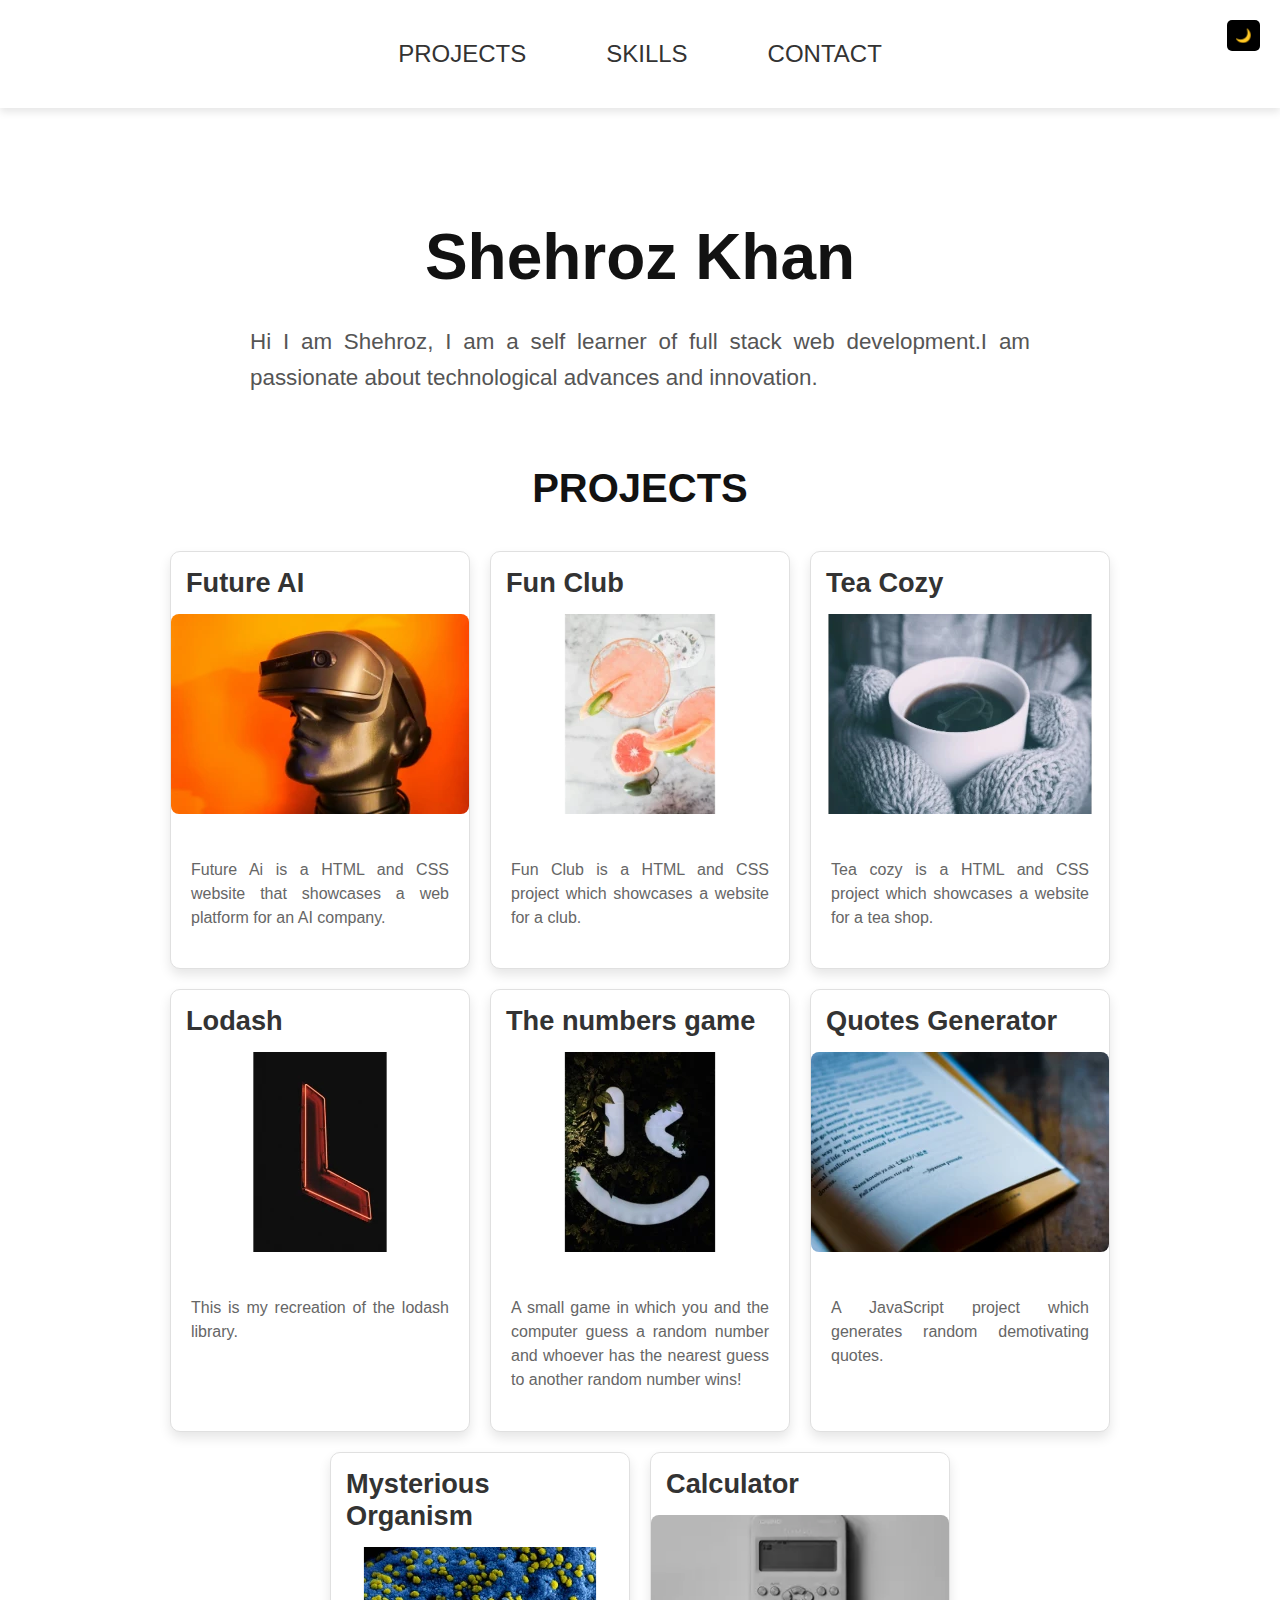
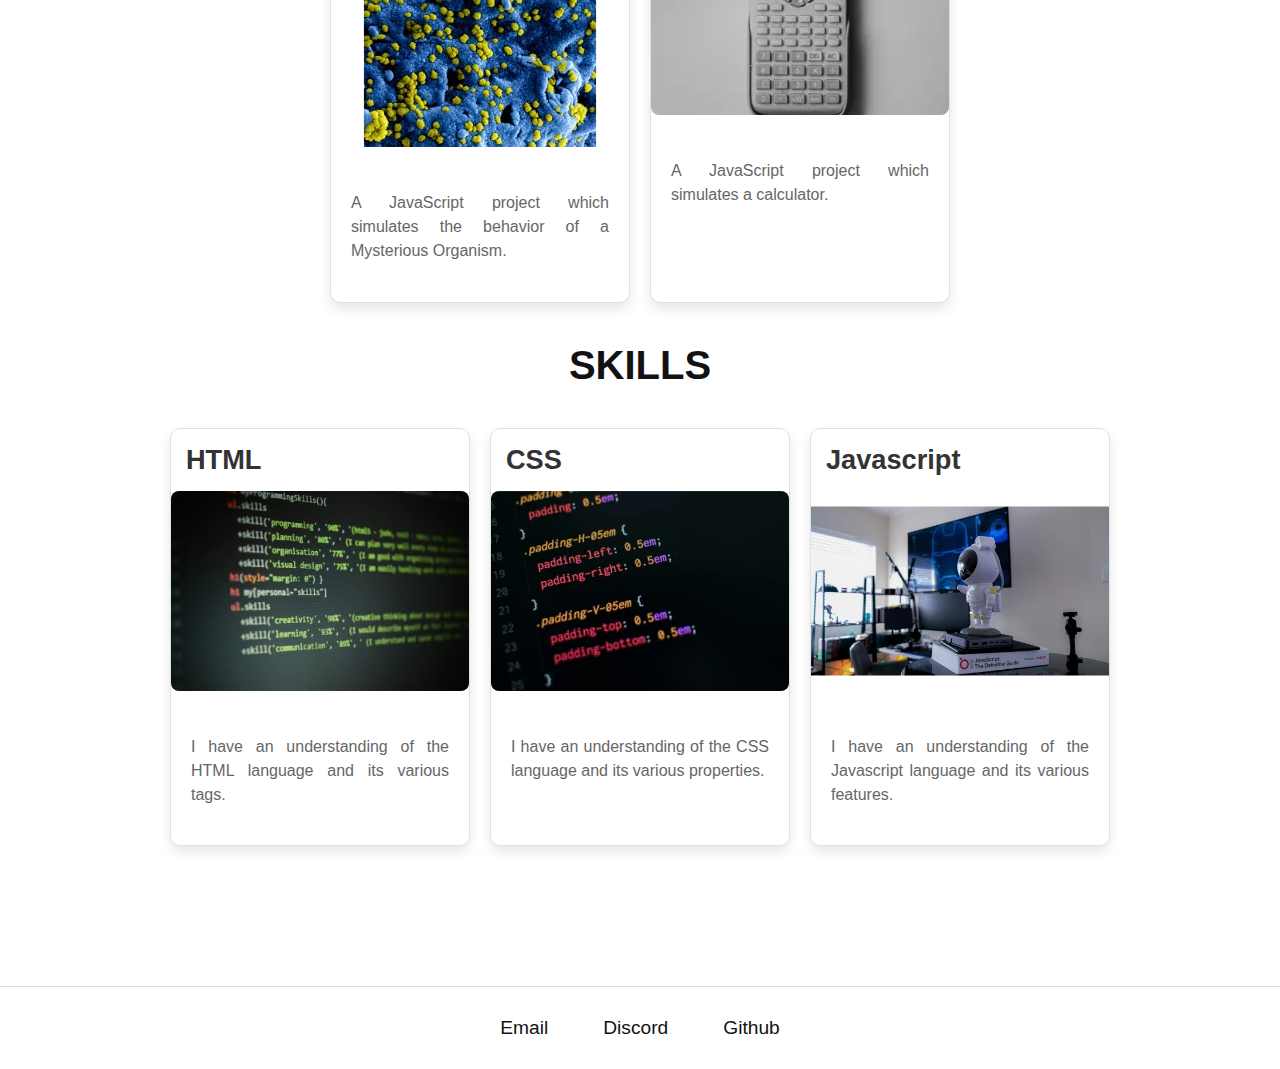
<file: index.html>
<!DOCTYPE html>
<html lang="en">
<head>
    <meta charset="UTF-8">
    <meta name="viewport" content="width=device-width, initial-scale=1.0">
    <title>Shehroz Portfolio</title>
    <link rel="stylesheet" href="./Resources/Code/stylesheet.css">
    <link rel="icon" href="./Resources/Images/favicon.png" type="image/x-icon">
</head>
<body>
    <header>
        <nav>
            <ul class="menu">
                <li id="projectsOption">PROJECTS</a></li>
                <li id="skillsOption">SKILLS</a></li>
                <li id="contactOption">CONTACT</a></li>
                <button id="theme-switch">🌙</button>
            </ul>
        </nav>
    </header>
    <main class="main">
        <section id="intro">
            <h1 id="introHeading">Shehroz Khan</h1> 
            <p id="introParagraph">Hi I am Shehroz, I am a self learner of full stack web development.I am passionate about technological advances and innovation.</p>
        </section>
        <section class="projects">
            <h2 id="projectsHeading">PROJECTS</h2>
            <div class="project-card" id="future-ai" data-url="./Resources/Projects/FutureAI/index.html">
              <h3 class="project-name">Future AI</h3>
              <img src="./Resources/Images/future-ai.webp" alt="Project 1 Image" class="project-image">
              <p class="project-description">Future Ai is a HTML and CSS website that showcases a web platform for an AI company.</p>
            </div>
            <div class="project-card" id="fun-club" data-url="./Resources/Projects/Fun Club/index.html">
              <h3 class="project-name">Fun Club</h3>
              <img src="./Resources/Images/fun-club.webp" alt="Project 2 Image" class="project-image">
              <p class="project-description">Fun Club is a HTML and CSS project which showcases a website for a club.</p>
            </div>
            <div  class="project-card" id="tea-cozy" data-url="./Resources/Projects/Tea Cozy/index.html">
              <h3 class="project-name">Tea Cozy</h3>
              <img src="./Resources/Images/tea-cozy.webp" alt="Project 3 Image" class="project-image">
              <p class="project-description">Tea cozy is a HTML and CSS project which showcases a website for a tea shop.</p>
            </div>
            <div   class="project-card" id="lodash" data-url="./Resources/Projects/Lodash/lodash.html">
                <h3 class="project-name">Lodash</h3>
                <img src="./Resources/Images/lodash.webp" alt="Project 5 Image" class="project-image">
                <p class="project-description">This is my recreation of the lodash library.</p>
            </div>
            <div  class="project-card" id="number-guesser" data-url="./Resources/Projects/number-guesser-starting/number.html">
                <h3 class="project-name">The numbers game</h3>
                <img src="./Resources/Images/number-guesser.webp" alt="Project 6 Image" class="project-image">
                <p class="project-description">A small game in which you and the computer guess a random number and whoever has the nearest guess to another random number wins! </p>
            </div>
            <div class="project-card" id="quotes-generator" data-url="./Resources/Projects/Demotivating Quotes Generator/demotivate.html">
                 <h3 class="project-name">Quotes Generator</h3>
                 <img src="./Resources/Images/quotes-generator.webp" alt="Project 7 Image" class="project-image">
                 <p class="project-description">A JavaScript project which generates random demotivating quotes.</p>
            </div>
            <div class="project-card" id="mysterious-organism" data-url="./Resources/Projects/Mysterious Organism/mysterious.html">
                <h3 class="project-name">Mysterious Organism</h3>
                <img src="./Resources/Images/mysterious .webp" alt="Project 8 Image" class="project-image">
                <p class="project-description"> A JavaScript project which simulates the behavior of a Mysterious Organism.</p>
            </div>
            <div class="project-card" id="calculator" data-url="./Resources/Projects/Calculator/index.html">
                <h3 class="project-name">Calculator</h3>
                <img src="./Resources/Images/calculator.webp" alt="Project 9 Image" class="project-image">
                <p class="project-description">A JavaScript project which simulates a calculator.</p>
            </div>
          </section>
        <section class="skills">
            <h2 id="skillsHeading">SKILLS</h2>
            <div class="skill-card">
                <h3 class="skill-name">HTML</h3>
                <img src="./Resources/Images/html.webp" alt="Skill 1 Image" class="skill-image">
                <p class="skill-description">I have an understanding of the HTML language and its various tags.</p>
            </div>
            <div class="skill-card">
                <h3 class="skill-name">CSS</h3>
                <img src="./Resources/Images/css.webp" alt="Skill 2 Image" class="skill-image">
                <p class="skill-description">I have an understanding of the CSS language and its various properties.</p>
            </div>
            <div class="skill-card">
                <h3 class="skill-name">Javascript</h3>
                <img src="./Resources/Images/javascript.webp" alt="Skill 3 Image" class="skill-image">
                <p class="skill-description">I have an understanding of the Javascript language and its various features.</p>
        </section>
    </main> 
    <footer id="footer">
        <ul class="socials">
            <li id="email">Email</a></li>
            <li id="discord">Discord</a></li>
            <li id="github">Github</a></li>
        </ul>
    </footer>
     <script src="./Resources/Code/script.js"></script>
</body>
</html>
</file>
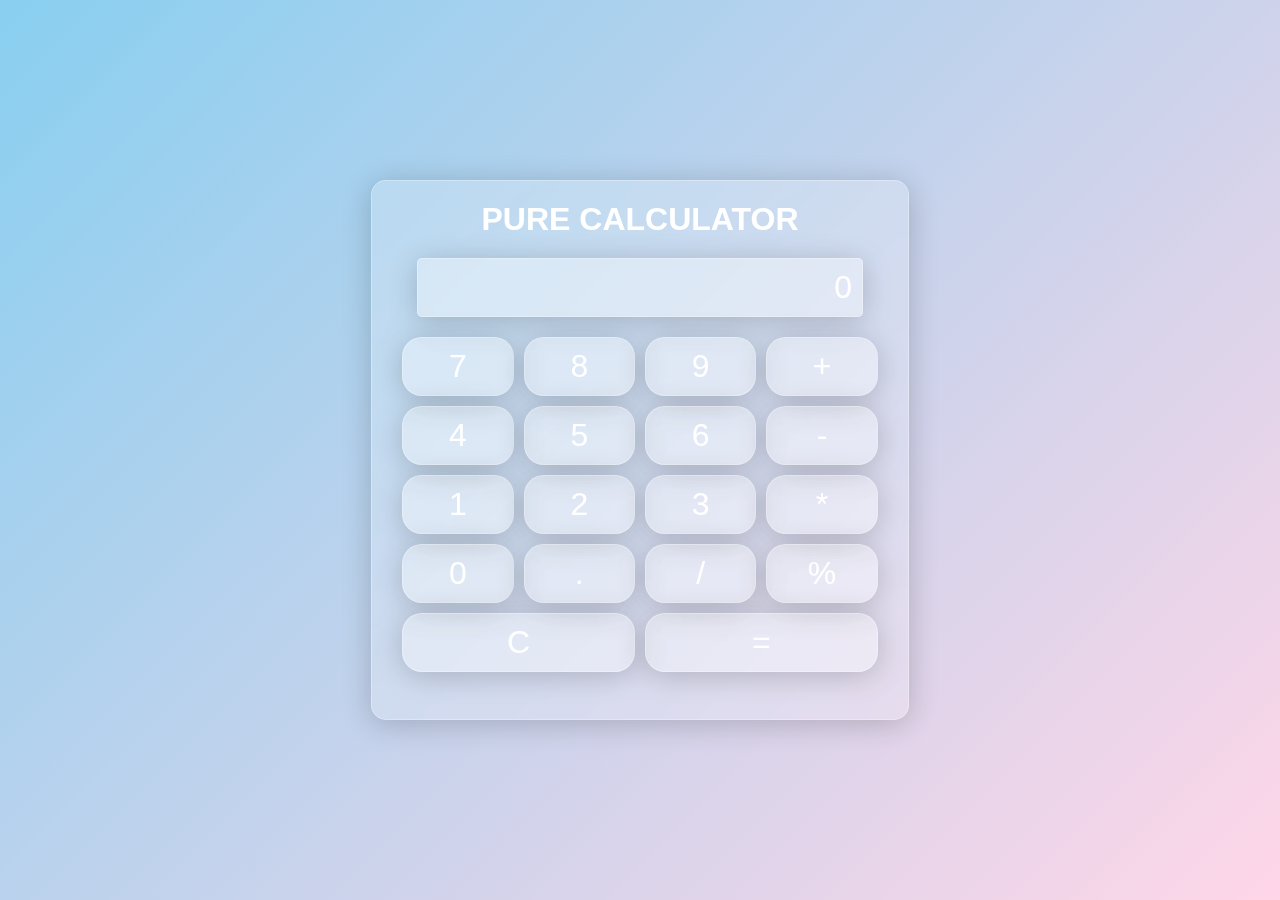
<file: Resources/Projects/Calculator/index.html>
<!DOCTYPE html>
<html lang="en">
<head>
    <meta charset="UTF-8">
    <meta name="viewport" content="width=device-width, initial-scale=1.0">
    <title>Pure Calculator</title>
    <link rel="stylesheet" href="./Resources/Code/styles.css">
</head>
<body>
    <main>
        <div id="calculator"> <h3>PURE CALCULATOR</h3>
            <div id="screen">0</div>
            <div id="buttons">
                <button class="number">7</button>
                <button class="number">8</button>
                <button class="number">9</button>
                <button class="operator">+</button>
                <button class="number">4</button>
                <button class="number">5</button>
                <button class="number">6</button>
                <button class="operator">-</button>
                <button class="number">1</button>
                <button class="number">2</button>
                <button class="number">3</button>
                <button class="operator">*</button>
                <button class="number">0</button>
                <button class="number">.</button>
                <button class="operator">/</button>
                <button class=" operator">%</button>
                <button id="clear">C</button>
                <button id="equal">=</button>
            </div>
        </div>
    </main>
    <script src="./Resources/Code/script.js"></script>
</body>
</html>
</file>
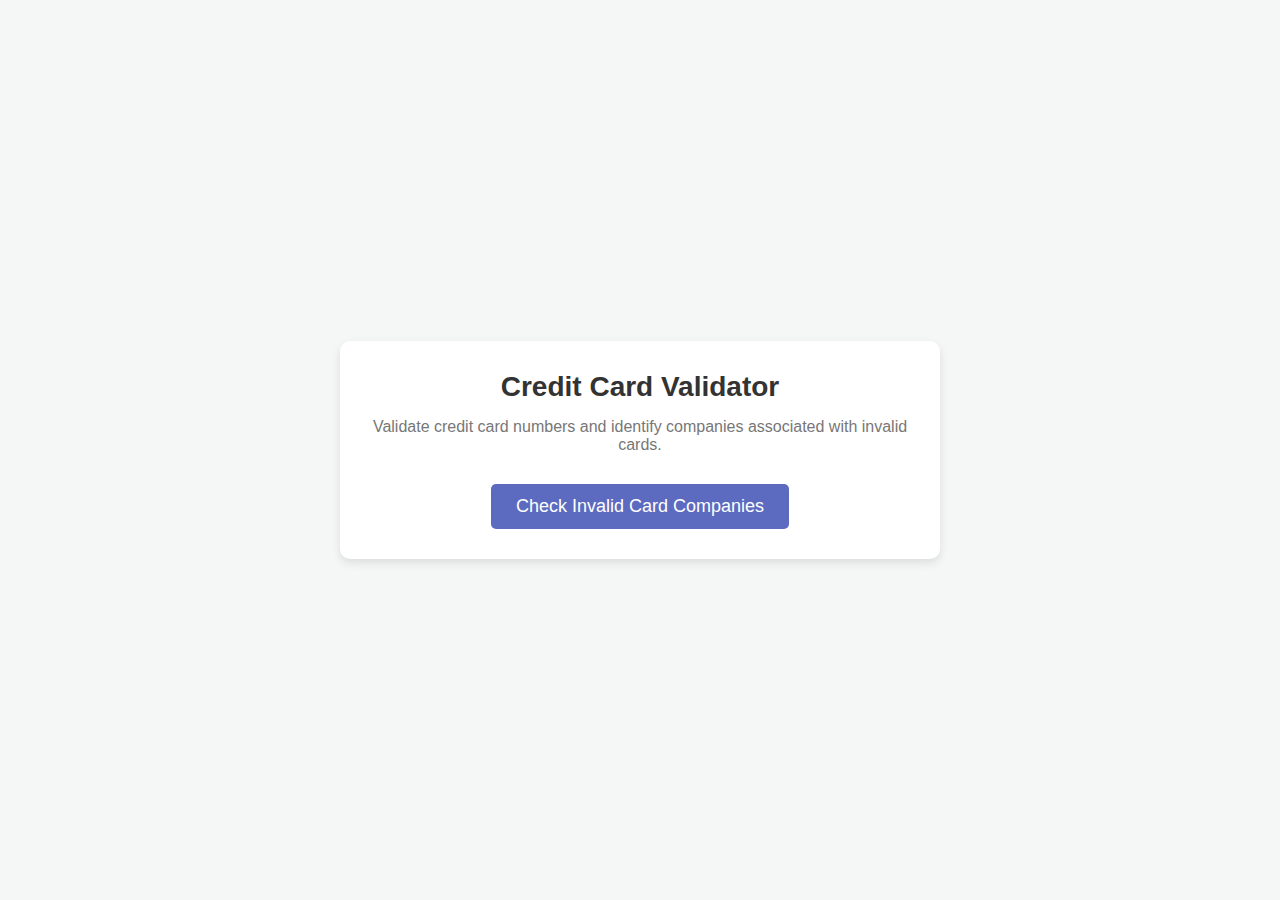
<file: Resources/Projects/Credit Card Checker/index.html>
<!DOCTYPE html>
<html lang="en">
<head>
  <meta charset="UTF-8">
  <meta name="viewport" content="width=device-width, initial-scale=1.0">
  <title>Credit Card Validator</title>
  <link rel="stylesheet" href="styles.css">
</head>
<body>
  <div class="container">
    <h1>Credit Card Validator</h1>
    <p class="description">Validate credit card numbers and identify companies associated with invalid cards.</p>

    <button id="check-invalid-cards">Check Invalid Card Companies</button>
    <div id="loading" class="loading">Processing...</div>
    <div class="result">
      <h2>Invalid Card Companies:</h2>
      <ul id="company-list"></ul>
    </div>
  </div>

  <script src="main.js"></script>
</body>
</html>
</file>
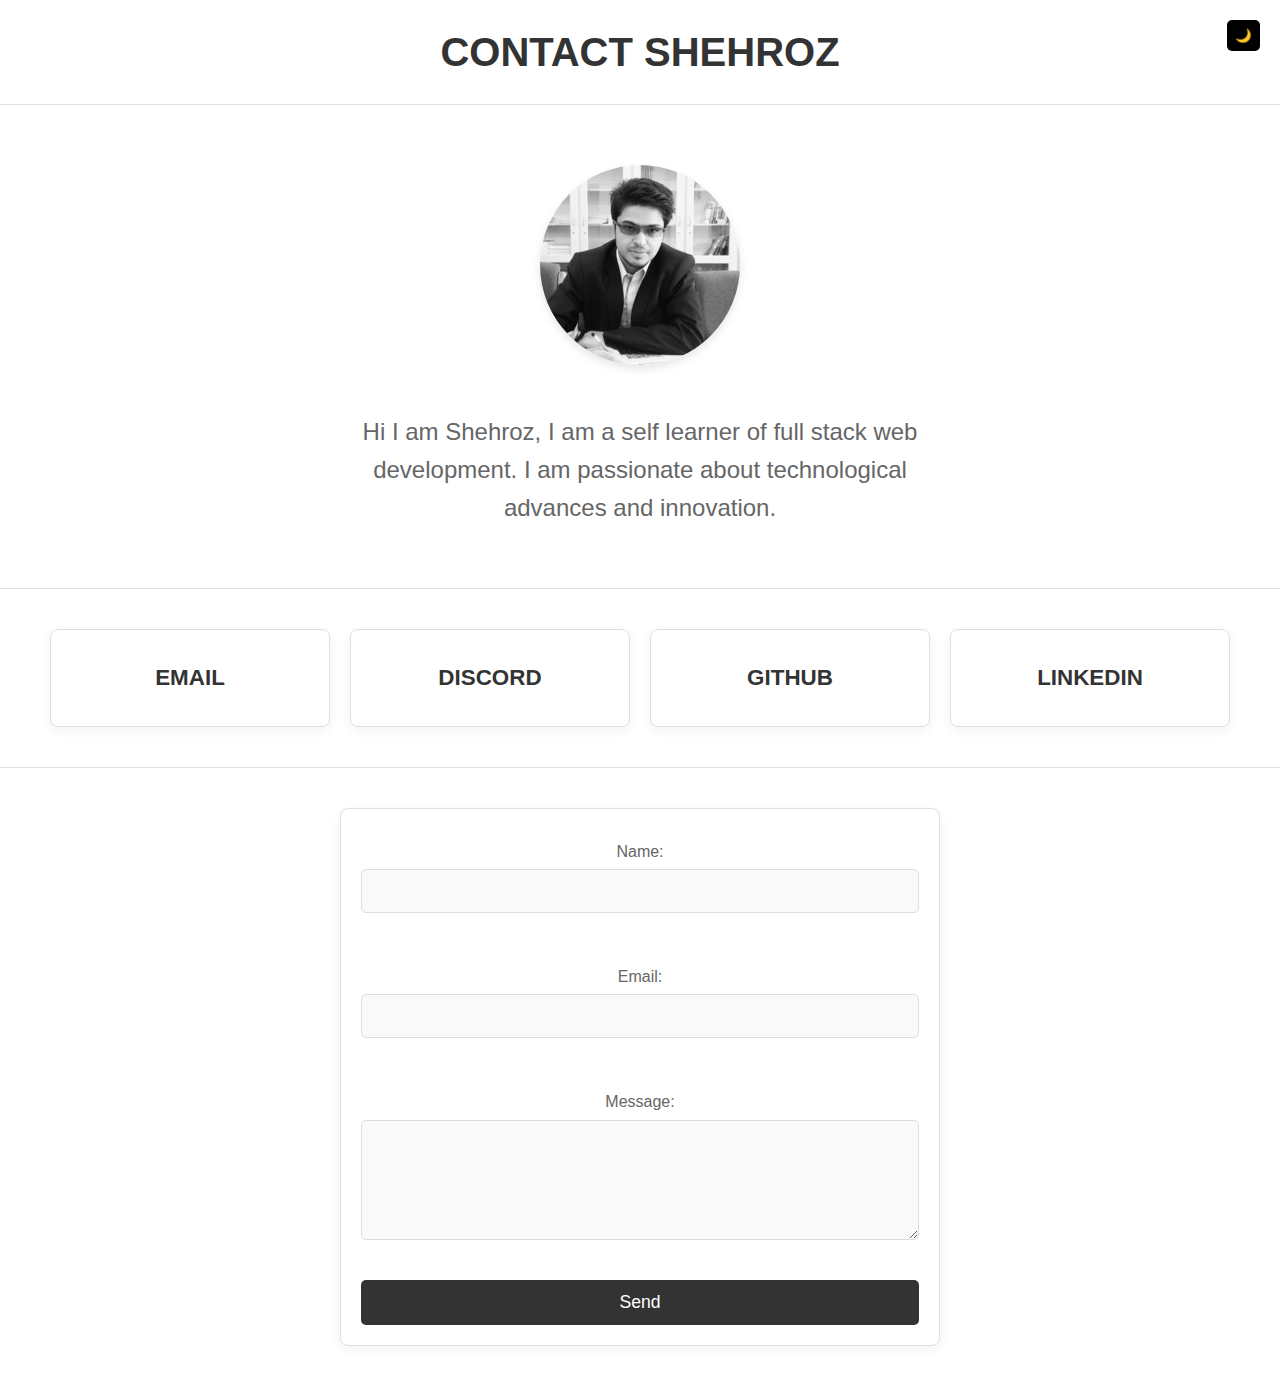
<file: Resources/Code/contactsPage/contact.html>
<!DOCTYPE html>
<html lang="en">
<head>
    <meta charset="UTF-8">
    <meta name="viewport" content="width=device-width, initial-scale=1.0">
    <title>Contact Shehroz</title>
    <link rel="stylesheet" href="./contactstylesheet.css">
</head>
<body>
    <header>
            <h1>CONTACT SHEHROZ</h1>
            <button id="dark-mode-toggle">🌙</button>
    </header>
    <main>
        <section id="about-me">
            <img src="./Shehroz.jpeg" alt="Shehroz Picture">
            <p id="about-me-paragraph">Hi I am Shehroz, I am a self learner of full stack web development. I am passionate about technological advances and innovation.</p>
        </section>
        <section id="contact">
          <div class="contact-card" id="email">
              <h3 class="contact-name">EMAIL</h3>     
          </div>
          <div class="contact-card" id="discord">
              <h3 class="contact-name">DISCORD</h3>
          </div>
          <div class="contact-card" id="github">
              <h3 class="contact-name">GITHUB</h3>
          </div>
          <div class="contact-card" id="linkedin">
              <h3 class="contact-name">LINKEDIN</h3>
          </div>
      </section>      
      <section id="form">
        <form>
            <label for="name">Name:</label>
            <input type="text" id="name" name="name" required><br>
            <label for="emailInput">Email:</label>
            <input type="email" id="emailInput" name="email" required><br> <!-- Changed the ID here -->
            <label for="message">Message:</label>
            <textarea id="message" name="message" required></textarea><br>
            <button type="submit">Send</button>
        </form>
    </section>    
    </main>
<script src="./contactsScript.js">
</script>
</body>
</html>
</file>
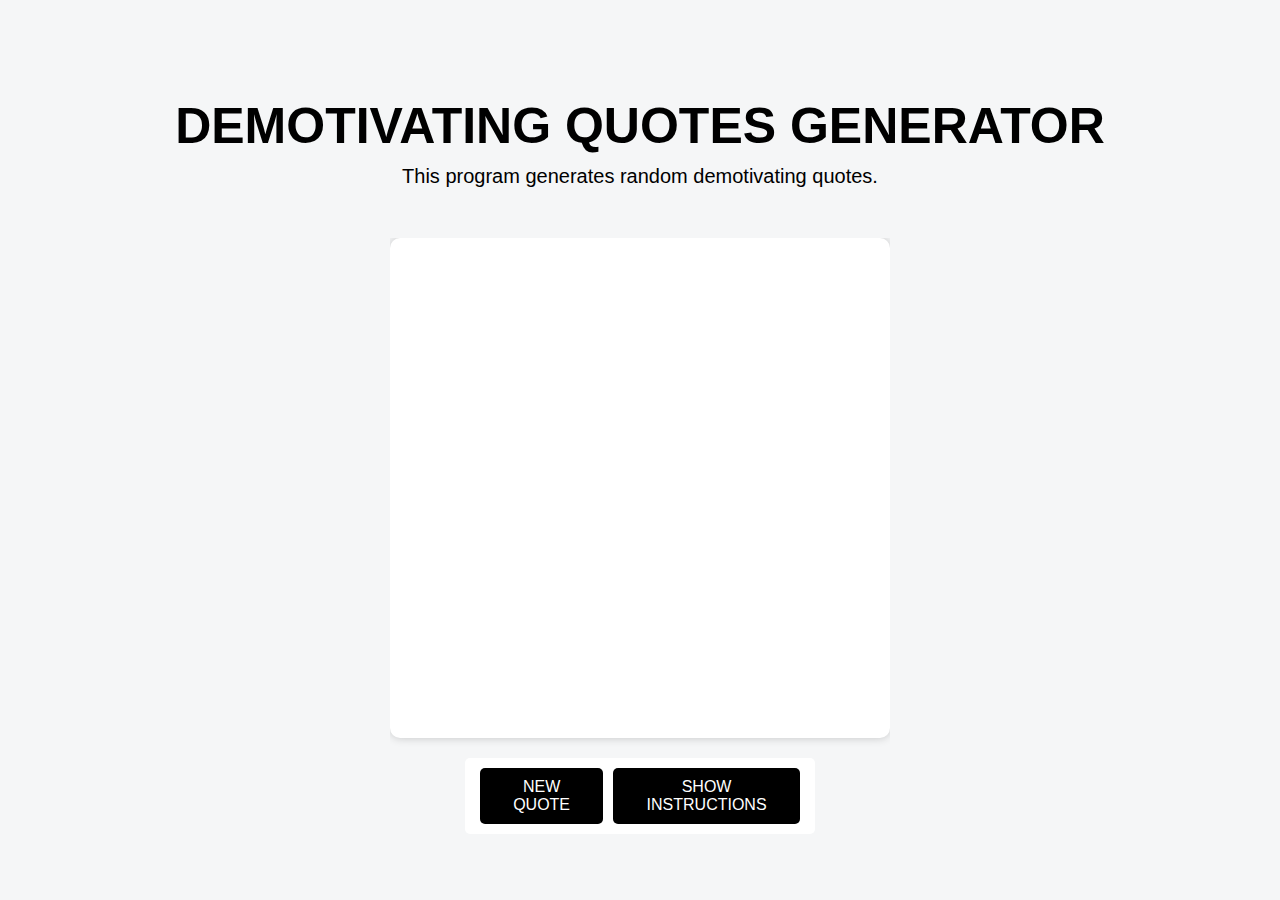
<file: Resources/Projects/Demotivating Quotes Generator/demotivate.html>
<!DOCTYPE html>
<html lang="en">
<head>
    <meta charset="UTF-8">
    <meta name="viewport" content="width=device-width, initial-scale=1.0">
    <title>Document</title>
    <link rel="stylesheet" href="./Resources/stylesheet.css">
    
</head>
<body>
    <header>
        <h1>DEMOTIVATING QUOTES GENERATOR</h1>
        <p>This program generates random demotivating quotes.</p>
    </header>
    <main id="main-container">
        <section id="quote-container">
            <p id="quote"></p>
            <p id="author"></p>
        </section>
        <section id="buttons">
            <button id="new-quote-button">NEW QUOTE</button>
            <button id="instructions-button">SHOW INSTRUCTIONS</button>
        </section>
        <section id="instructions">
            <h2>INSTRUCTIONS</h2>
            <ol>
                <li>Click on the "NEW QUOTE" button to start generating quotes.</li>
                <li>Click on the "NEW QUOTE" button again to generate a new quote.</li>
            </ol>
        </section>
        </main>
        <script src="./Resources/main.js"></script>
</body>
</html>
</file>
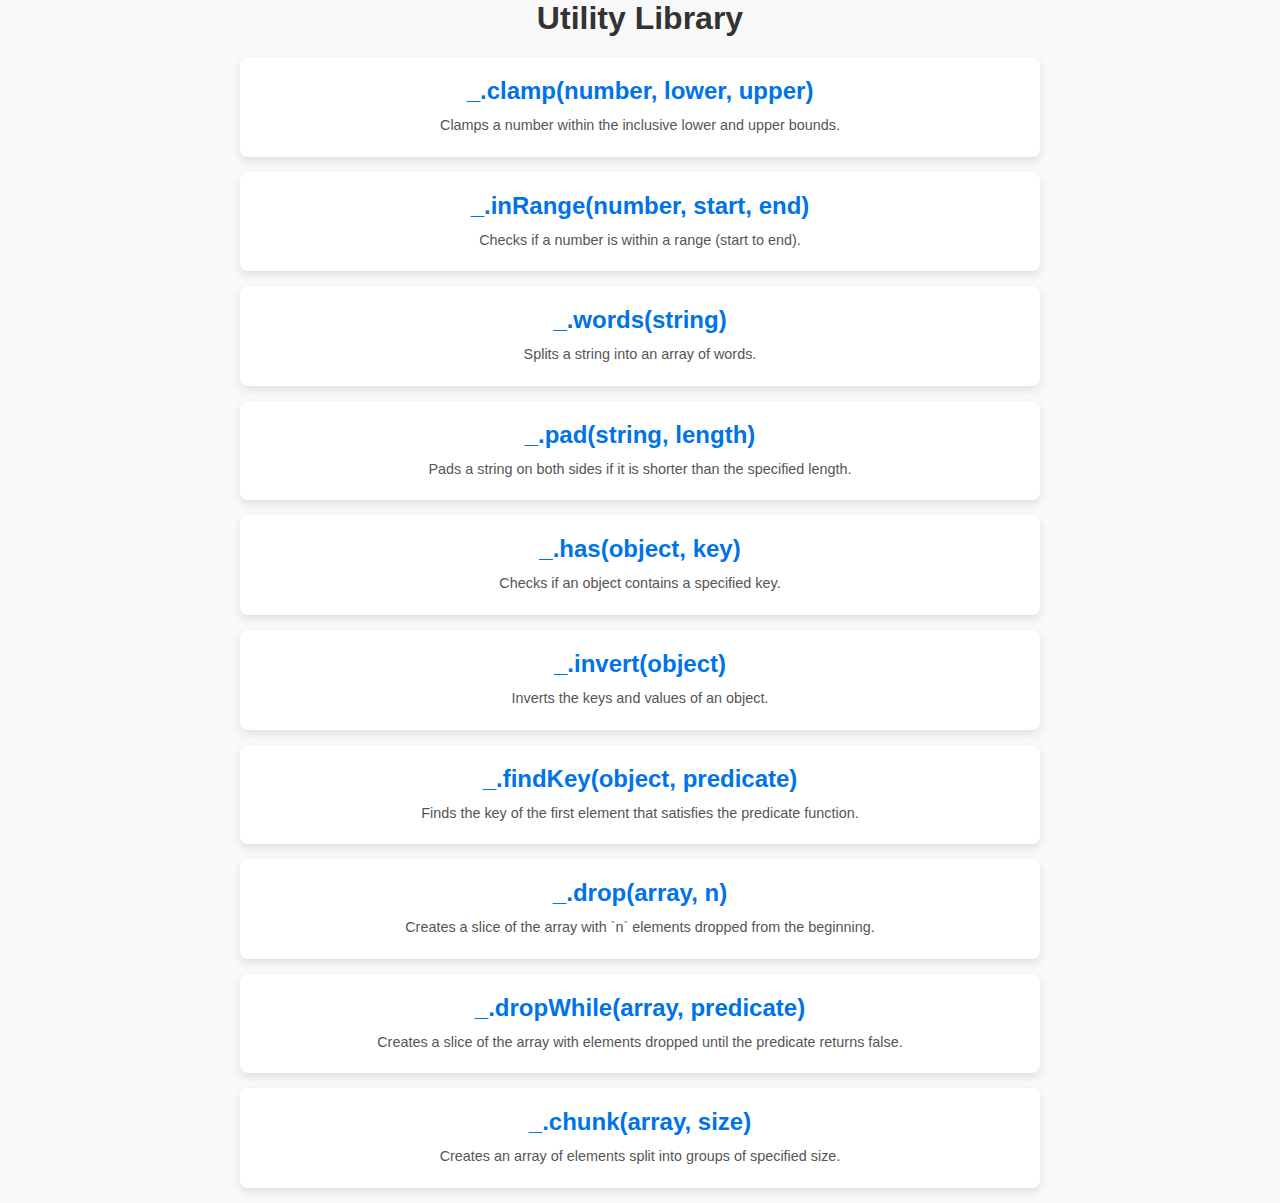
<file: Resources/Projects/Lodash/lodash.html>
<!DOCTYPE html>
<html lang="en">
<head>
  <meta charset="UTF-8">
  <meta name="viewport" content="width=device-width, initial-scale=1.0">
  <title>Utility Library</title>
  <link rel="stylesheet" href="styles.css">
</head>
<body>
  <div class="container">
    <h1>Utility Library</h1>
    <div class="method-card">
      <h2>_.clamp(number, lower, upper)</h2>
      <p>Clamps a number within the inclusive lower and upper bounds.</p>
    </div>
    <div class="method-card">
      <h2>_.inRange(number, start, end)</h2>
      <p>Checks if a number is within a range (start to end).</p>
    </div>
    <div class="method-card">
      <h2>_.words(string)</h2>
      <p>Splits a string into an array of words.</p>
    </div>
    <div class="method-card">
      <h2>_.pad(string, length)</h2>
      <p>Pads a string on both sides if it is shorter than the specified length.</p>
    </div>
    <div class="method-card">
      <h2>_.has(object, key)</h2>
      <p>Checks if an object contains a specified key.</p>
    </div>
    <div class="method-card">
      <h2>_.invert(object)</h2>
      <p>Inverts the keys and values of an object.</p>
    </div>
    <div class="method-card">
      <h2>_.findKey(object, predicate)</h2>
      <p>Finds the key of the first element that satisfies the predicate function.</p>
    </div>
    <div class="method-card">
      <h2>_.drop(array, n)</h2>
      <p>Creates a slice of the array with `n` elements dropped from the beginning.</p>
    </div>
    <div class="method-card">
      <h2>_.dropWhile(array, predicate)</h2>
      <p>Creates a slice of the array with elements dropped until the predicate returns false.</p>
    </div>
    <div class="method-card">
      <h2>_.chunk(array, size)</h2>
      <p>Creates an array of elements split into groups of specified size.</p>
    </div>
  </div>
</body>
</html>
</file>
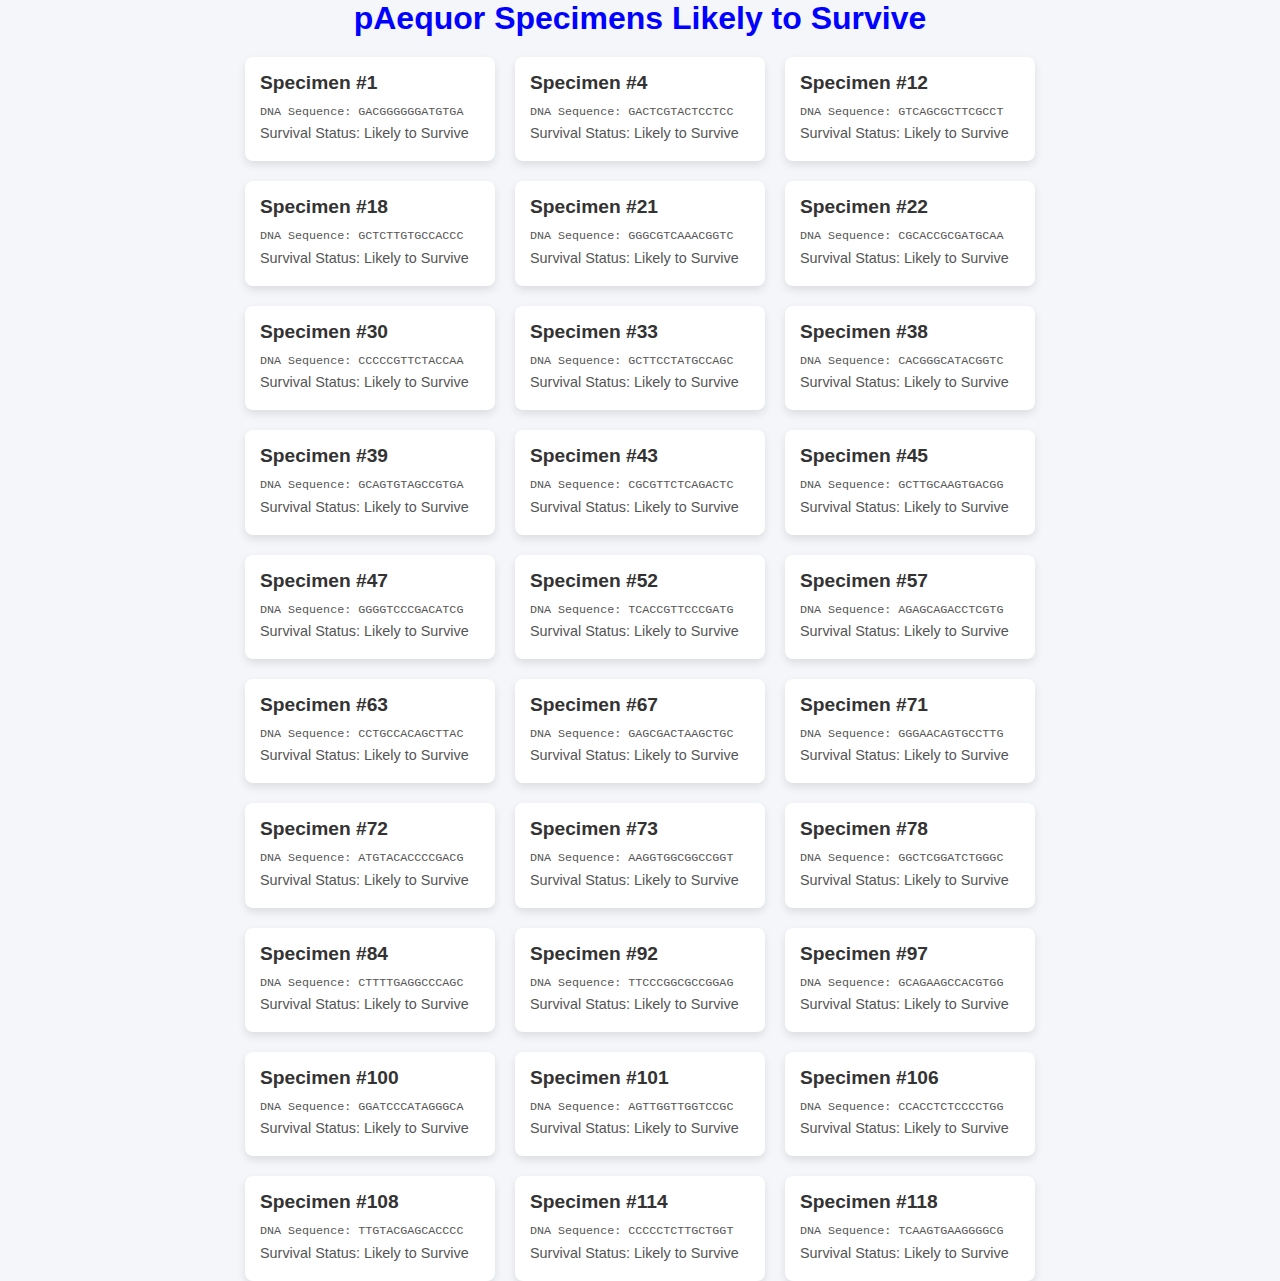
<file: Resources/Projects/Mysterious Organism/mysterious.html>
<!DOCTYPE html>
<html lang="en">
<head>
  <meta charset="UTF-8">
  <meta name="viewport" content="width=device-width, initial-scale=1.0">
  <title>pAequor Specimens</title>
  <link rel="stylesheet" href="styles.css">
</head>
<body>
  <div class="container">
    <h1 style="color: blue;">pAequor Specimens Likely to Survive</h1>
    <div id="specimens-container">
      <!-- Specimen cards will be dynamically inserted here -->
    </div>
  </div>

  <script src="script.js"></script>
</body>
</html>
</file>
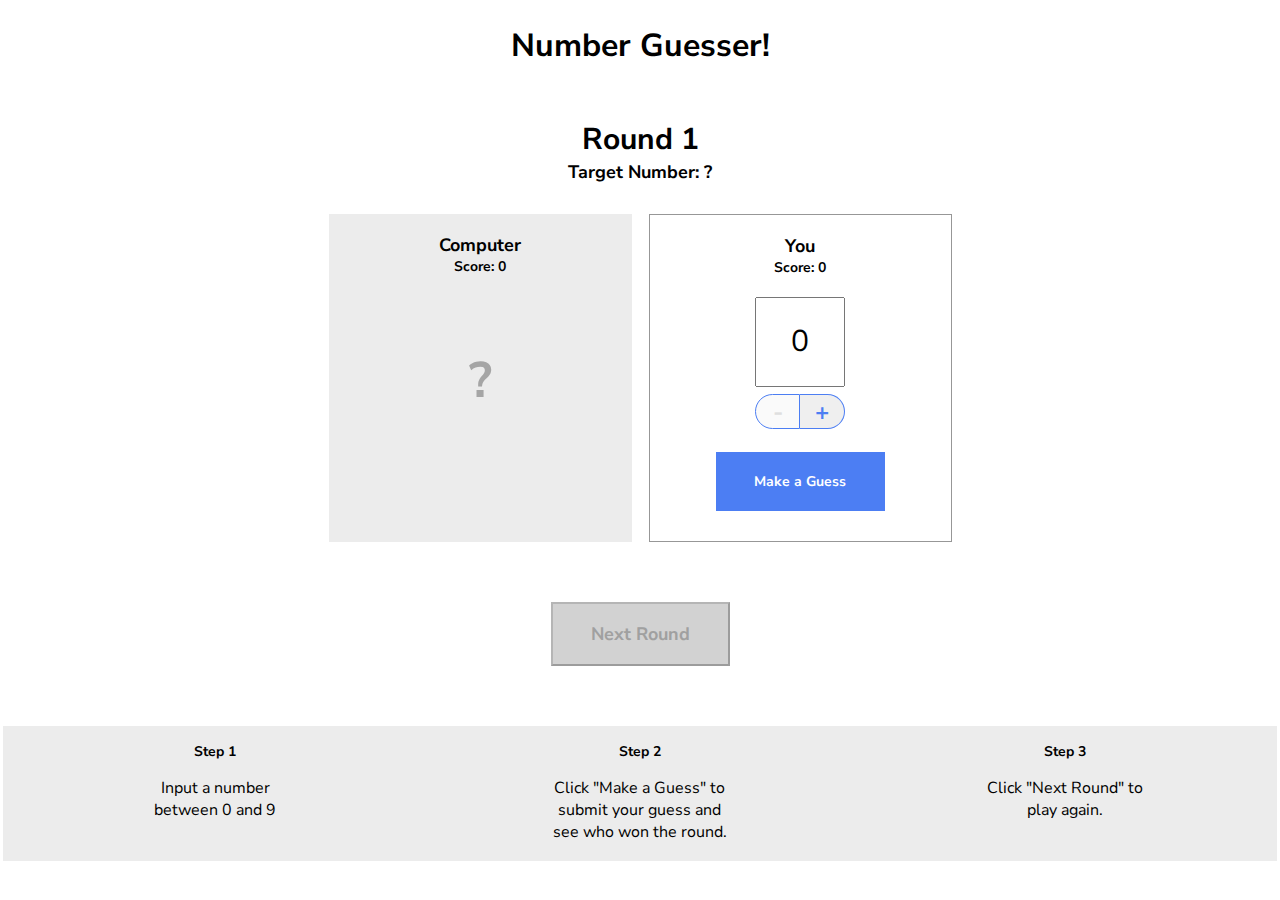
<file: Resources/Projects/number-guesser-starting/number.html>
<!doctype html>

<html>
  <head>
    <title>Number Guesser</title>
    <link href="https://fonts.googleapis.com/css?family=Nunito+Sans:400,700" rel="stylesheet">
    <link rel="stylesheet" href="./style.css">
  </head>
  <body>
    <div class="game-container">
      <header>
        <h1>Number Guesser!</h1>
      </header>
      
      <div class="rounds">
        <p class="round-label">Round <span id="round-number">1</span></p>
        <p class="guess-label">Target Number: <span id="target-number">?</span></p>
      </div>

      <div class="guessing-area">
        <div class="guess computer-guess">
          <div class="guess-title">
            <p class="guess-label">Computer</p>
            <p class="score-label">Score: <span id="computer-score">0</span></p>
          </div>
          <p id="computer-guess">?</p>
          <p class="winning-text" id="computer-wins"></p>
        </div>
        <div class="guess human-guess">
          <div class="guess-title">
            <p class="guess-label">You</p>
            <p class="score-label">Score: <span id="human-score">0</span></p>
          </div>
          <input type="number" id="human-guess" min=0 max=9 value=0>
          <div class="number-controls">
            <button class="number-control left" id="subtract" disabled>-</button>
            <button class="number-control right" id="add">+</button>
          </div>
          <button class="button" id="guess">Make a Guess</button>
        </div>
      </div>

      <div class="next-round-container">
        <button class="button" id="next-round" disabled>Next Round</button>
      </div>

    </div>
    
    <div class="instructions">
      <div class="instruction">
        <h3>Step 1</h3>
        <p>Input a number between 0 and 9</p>
      </div>
      <div class="instruction">
        <h3>Step 2</h3>
        <p>Click "Make a Guess" to submit your guess and see who won the round.</p>
      </div>
      <div class="instruction">
        <h3>Step 3</h3>
        <p>Click "Next Round" to play again.</p>
      </div>
    </div>

    <script src="./script.js"></script>
    <script src="./game.js"></script>
  </body>
</html>
</file>
<file: Resources/Projects/Demotivating Quotes Generator/Resources/stylesheet.css>
/* Base Styles for larger screens */
* {
    margin: 0;
    padding: 0;
    box-sizing: border-box;
    overflow: hidden;
}

/* Flexbox setup for body */
body, html {
    height: 100%;
    width: 100%;
    display: flex;
    flex-direction: column;
    justify-content: center;
    align-items: center;
}

/* Body styles */
body {
    background-color: #f5f6f7;
    font-family: -apple-system, BlinkMacSystemFont, 'Segoe UI', Roboto, Oxygen, Ubuntu, Cantarell, 'Open Sans', 'Helvetica Neue', sans-serif;
    padding: 0 10px;  /* Added padding for mobile responsiveness */
}

/* Header styles */
header {
    text-align: center;
    margin: 50px 0;
}

header h1 {
    font-size: 50px;
    margin-bottom: 10px;
}

header p {
    font-size: 20px;
}

/* Main content area */
#main {
    display: flex;
    justify-content: center;
    align-content: center;
    flex-direction: column;
    align-items: center;
    width: 100%;
}

/* Quote container styles */
#quote-container {
    display: flex;
    flex-direction: column;
    align-items: center;
    justify-content: center;
    width: 500px;
    max-width: 100%; /* Ensures container doesn't overflow on smaller screens */
    height: 500px;
    background-color: #ffffff;
    border-radius: 10px;
    box-shadow: 0 0 10px rgba(0, 0, 0, 0.2);
    text-align: center;
    padding: 20px;
    margin: 0 auto;
    flex: 1 1 auto;
}

/* Quote text */
#quote {
    font-size: 30px;
    margin-bottom: 20px;
    flex: 1 1 auto;
    padding: 20px;
}

/* Author text */
#author {
    font-size: 20px;
    font-style: italic;
}

/* Button container */
#buttons {
    display: flex;
    justify-content: space-between;
    margin: 20px auto;
    
    border-radius: 5px;
    padding: 10px;
    width: 350px;
    max-width: 100%; /* Ensures buttons container doesn't overflow */
    background-color: white;
    flex: 1 1 auto;
}

button {
    padding: 10px 20px;
    background-color: black;
    color: white;
    border: none;
    border-radius: 5px;
    cursor: pointer;
    font-size: 16px;
    margin: 0 5px;
    display: flex;
}

button:hover {
    background-color: white;
    color: black;
    border: 1px solid black;
}

/* Instructions section */
#instructions {
    display: none;
    flex-direction: column;
    align-items: center;
    justify-content: center;
    width: 530px;
    height: 150px;
    background-color: #ffffff;
    border-radius: 30px;
    box-shadow: 0 0 10px rgba(0, 0, 0, 0.2);
    text-align: center;
    padding: 30px;
    margin: 130px auto;
    position: relative;
    bottom: 640px;
    left: 50%;
    transform: translateX(-50%);  /* Centers instructions */
    border: 1px solid black;
}

#instructions h2 {
    font-size: 24px;
    margin-bottom: 10px;
}

#instructions ol {
    list-style-type: decimal;
}

#instructions ol li {
    margin-bottom: 5px;
    font-size: 16px;
    line-height: 1.5;
    text-align: justify;
}

/* Mobile-first approach: for screens smaller than 600px */
@media screen and (max-width: 600px) {
    body {
        padding: 10px;
        font-size: 14px; /* Adjust font size for mobile */
    }
    header h1 {
        font-size: 30px;  /* Reduce header size on small screens */
    }
    #quote-container {
        width: 90%;  /* Make quote container 90% of screen width */
        height: auto;  /* Allow height to adjust automatically */
    }
    #quote {
        font-size: 20px;  /* Reduce font size for smaller screens */
    }
    #buttons {
        width: 100%; /* Make the button container 100% of screen width */
        margin: 20px 20px; /* Add some margin to buttons */
        position: relative;
        left: 10%;
        transform: translateX(1%);
    }
    button {
        flex: 1;  /* Buttons will take equal width */
        font-size: 14px;
        padding: 8px;
    }
    #instructions {
        width: 90%;  /* Make instructions section 90% width */
        left: 50%;
        transform: translateX(-50%);
        margin: 20px auto;  /* Add margin for proper positioning on small screens */
    }
}

/* Larger mobile devices, such as phablets, or small tablets */
@media screen and (max-width: 768px) {
    body {
        padding: 15px; /* Slightly larger padding on tablets */
    }
    header h1 {
        font-size: 40px;  /* Adjust header size for tablets */
    }
    #quote-container {
        width: 85%; /* Adjust width for larger mobile devices */
        height: auto;
    }
    #quote {
        font-size: 24px; /* Adjust font size for tablets */
    }
    #buttons {
        width: 100%;  /* Buttons take up 100% width on tablets */
        margin: 15px 0;  /* Adjust margin */
    }
    button {
        flex: 1;
        font-size: 15px;
        padding: 10px;
    }
    #instructions {
        width: 80%;  /* Instructions section is 80% of screen width */
        left: 50%;
        transform: translateX(-50%);
        margin: 20px auto;
    }
}

/* Medium devices, like tablets in landscape mode */
@media screen and (max-width: 1024px) {
    body {
        padding: 20px;
    }
    header h1 {
        font-size: 45px;
    }
    #quote-container {
        width: 75%;  /* Adjust container width for landscape mode tablets */
    }
    #quote {
        font-size: 26px;  /* Larger font size for tablets */
    }
    #buttons {
        width: 80%;  /* Buttons take 80% of screen width */
    }
    button {
        flex: 1;
        font-size: 16px;
    }
    #instructions {
        width: 75%;  /* Instructions section is smaller for tablets */
    }
}

/* Default layout for larger screens (desktops) */
@media screen and (min-width: 1025px) {
    body {
        padding: 0; /* Remove extra padding for larger screens */
    }
    #quote-container {
        width: 500px; /* Set fixed width for larger screens */
        height: 500px; /* Keep fixed height */
    }
    #buttons {
        width: 350px; /* Keep fixed width for buttons */
    }
}
</file>
<file: Resources/Projects/Lodash/styles.css>
* {
    margin: 0;
    padding: 0;
    box-sizing: border-box;
  }
  
  body {
    font-family: Arial, sans-serif;
    background-color: #f9f9f9;
    color: #333;
    display: flex;
    justify-content: center;
    align-items: center;
    min-height: 100vh;
  }
  
  .container {
    width: 80%;
    max-width: 800px;
    text-align: center;
  }
  
  h1 {
    font-size: 2em;
    color: #333;
    margin-bottom: 20px;
  }
  
  .method-card {
    background-color: #fff;
    border-radius: 8px;
    box-shadow: 0 4px 8px rgba(0, 0, 0, 0.1);
    margin-bottom: 15px;
    padding: 20px;
    transition: transform 0.2s, box-shadow 0.2s;
  }
  
  .method-card:hover {
    transform: translateY(-5px);
    box-shadow: 0 6px 12px rgba(0, 0, 0, 0.15);
  }
  
  .method-card h2 {
    color: #0073e6;
    margin-bottom: 10px;
  }
  
  .method-card p {
    color: #555;
    font-size: 0.9em;
    line-height: 1.5;
  }
</file>
<file: Resources/Projects/Mysterious Organism/styles.css>
* {
    margin: 0;
    padding: 0;
    box-sizing: border-box;
  }
  
  body {
    font-family: Arial, sans-serif;
    background-color: #f4f6f9;
    color: #333;
    display: flex;
    justify-content: center;
    align-items: center;
    min-height: 100vh;
  }
  
  .container {
    width: 90%;
    max-width: 1000px;
    text-align: center;
  }
  
  h1 {
    font-size: 2em;
    margin-bottom: 20px;
  }
  
  #specimens-container {
    display: flex;
    flex-wrap: wrap;
    gap: 20px;
    justify-content: center;
  }
  
  .specimen-card {
    background-color: #ffffff;
    border-radius: 8px;
    box-shadow: 0 4px 8px rgba(0, 0, 0, 0.1);
    padding: 15px;
    width: 250px;
    text-align: left;
    transition: transform 0.2s, box-shadow 0.2s;
  }
  
  .specimen-card:hover {
    transform: translateY(-5px);
    box-shadow: 0 6px 12px rgba(0, 0, 0, 0.15);
  }
  
  .specimen-card h2 {
    color: #333;
    font-size: 1.2em;
    margin-bottom: 10px;
  }
  
  .specimen-card p {
    color: #555;
    font-size: 0.9em;
    margin-bottom: 5px;
  }
  
  .dna-sequence {
    font-family: monospace;
    color: #0073e6;
    font-size: 0.9em;
    line-height: 1.4;
  }
</file>
<file: Resources/Projects/number-guesser-starting/style.css>
* {
  font-family: 'Nunito Sans';
  box-sizing: border-box;
}

body {
  margin: 0 auto;
  padding: 3px;
  background-color: #fff;
}

.game-container {
  max-width: 640px;
  margin: 0 auto;
  text-align: center;
}

header {
  display: flex;
  justify-content: center
}

.rounds {
  display: flex;
  flex-direction: column;
  align-items: center;
  margin-bottom: 30px;
}

.round-label {
  font-size: 30px;
  font-weight: 700;
  margin-bottom: 0px;
}

.guess {
  min-width: 303px;
  height: 328px;
  display: flex;
  flex-direction: column;
  align-items: center;
  padding: 19px;
}

.guessing-area {
  display: flex;
  justify-content: space-around;
  align-items: flex-start;
  margin-bottom: 60px;
}

.guess-title {
  display: flex;
  flex-direction: column;
  align-items: center;
  justify-content: flex-start;
  margin-bottom: 20px;
}

.guess-label {
  font-size: 18px;
  font-weight: 700;
  margin: 0;
}

.score-label {
  font-size: 14px;
  font-weight: 700;
  margin: 0;
}

.target-guess {
  display: flex;
  flex-direction: column;
  align-items: center;
  justify-content: flex-start;
}

.computer-guess {
  background-color: #ececec;
}

#computer-guess {
  font-size: 50px;
  font-weight: 700;
  color: #a5a5a5;
}

.human-guess {
  border: 1px solid #979797;
}

.guess input {
  height: 90px;
  width: 90px;
  font-size: 30px;
  text-align: center;
  margin: 0 auto;
  margin-bottom: 7px;
}

.number-controls {
  font-size: 0;
  margin-bottom: 23px;
}

.number-control {
  border: solid 1px #4c7ef3;
  display: inline-block;
  width: 45px;
  height: 35px;
  font-size: 24px;
  font-weight: 700;
  color: #4c7ef3;
  cursor: pointer;
}

.number-controls button[disabled] {
  color: #dfdfdf;
  cursor: default;
}

.left {
  border-top-left-radius: 22.5px;
  border-bottom-left-radius: 22.5px;
}

.right {
  border-top-right-radius: 22.5px;
  border-bottom-right-radius: 22.5px;
  border-left-width: 0px;
}

.controls {
  display: flex;
  justify-content: space-around;
}

.button {
  background-color: #4c7ef3;
  color: #fff;
  cursor: pointer;
}

#guess {
  padding: 20px;
  width: 169px;
  height: 59px;
  border: none;
  font-weight: 700;
  font-size: 14px;
}

input[type=number]::-webkit-inner-spin-button {
  -webkit-appearance: none;
}

#next-round {
  width: 179px;
  height: 64px;
  font-size: 18px;
  font-weight: bold;
  margin-left: auto;
  margin-right: auto;
  margin-bottom: 60px;
}
  
.button[disabled] {
  background-color: #d2d2d2;
  color: #a0a0a0;
  cursor: default;
}

.instructions {
  background-color: #ececec;
  width: 100%;
  display: flex;
  justify-content: space-around;
}

.instruction {
  width: 180px;
  padding: 2px;
  text-align: center;
}

.instructions h3 {
  font-size: 14px;
}


.winning-text, .winning-text[disabled] {
  color: #ec3636;
  font-weight: 700;
}
</file>
<file: Resources/Code/stylesheet.css>
/* Reset and Base Styles */
* {
  box-sizing: border-box;
  margin: 0;
  padding: 0;
  font-family: 'Trebuchet MS', Arial, sans-serif;
}

/* Body Styling */
body {
  background-color: #f4f4f9;
  color: #121212;
}

/* Header */
header {
  background-color: #ffffff;
  padding: 20px;
  text-align: center;
  position: fixed;
  width: 100%;
  top: 0;
  box-shadow: 0 4px 8px rgba(0, 0, 0, 0.1);
  z-index: 1000;
}

header h1 {
  font-size: 2.5em;
  color: #121212;
  margin: 0;
}

/* Navigation Bar */
nav {
  width: 100%;
  background-color: #ffffff;
}

.menu {
  list-style-type: none;
  display: flex;
  justify-content: center;
  align-items: center;
  background-color: #ffffff;
  padding: 10px 0;
  gap: 20px;
}

.menu li {
  font-size: 1.5em;
  padding: 10px 15px;
  color: #333;
  cursor: pointer;
  display: inline-block;
  text-align: center;
  text-decoration: none;
  transition: background-color 0.3s ease;
  border-radius: 5px;
  position: relative;
}

.menu li:hover {
  background-color: black;
  color: #ffffff;
  border-radius: 5px;
  transition: background-color 0.3s ease;
}

/* Main Section */
main {
  padding: 80px 20px;
  display: flex;
  flex-direction: column;
  align-items: center;
  background-color: #ffffff;
}

/* Introduction Section */
#intro {
  width: 100%;
  padding: 100px 20px 20px;
  text-align: center;
}

#intro h1 {
  font-size: 4em;
  color: #121212;
}

/* Paragraphs */
p {
  font-size: 1.5em;
  color: #555555;
  line-height: 1.6;
  text-align: justify;
  max-width: 800px;
  padding: 10px;
  margin: 20px auto;
}

/* Projects and Skills Section */
.projects, .skills {
  display: flex;
  flex-wrap: wrap;
  gap: 20px;
  justify-content: center;
  padding: 20px;
}

.projects h2, .skills h2 {
  font-size: 2.5em;
  color: #121212;
  margin-bottom: 20px;
  text-align: center;
  width: 100%;
}

.project-card, .skill-card {
  background-color: #ffffff;
  border-radius: 10px;
  box-shadow: 0 6px 12px rgba(0, 0, 0, 0.1);
  width: 280px;
  overflow: hidden;
  transition: transform 0.3s ease, box-shadow 0.3s ease;
  border: 1px solid #e0e0e0;
}

.project-card:hover, .skill-card:hover {
  transform: translateY(-5px);
  box-shadow: 0 8px 20px rgba(0, 0, 0, 0.2);
  cursor: pointer;
}

.project-name, .skill-name {
  font-size: 1.7em;
  color: #333333;
  padding: 15px;
}

.project-image, .skill-image {
  width: 100%;
  height: 100%; /* Makes the image fill the container's height */
  max-width: 300px;
  max-height: 200px;
  object-fit: cover; /* Ensures images are scaled to cover the area without distortion */
  border-radius: 8px;
}

.project-description, .skill-description {
  padding: 20px;
  color: #666666;
  font-size: 1em;
  line-height: 1.5;
}

/* Footer */
#footer {
  background-color: #ffffff;
  padding: 20px;
  text-align: center;
  font-size: 1.2em;
  color: #121212;
  border-top: 1px solid #ddd;
}

/* Socials */
.socials {
  list-style-type: none;
  padding: 0;
  display: flex;
  justify-content: center;
  gap: 15px;
}

.socials li {
  padding: 10px 20px;
  color: #121212;
  cursor: pointer;

}

.socials li:hover {
  background-color: black;
  color: #ffffff;
  border-radius: 5px;
  transition: background-color 0.3s ease;
}

/* Theme Switch Button */
#theme-switch {
  background-color: black;
    color: #333;
    padding: 8px;
    border: none;
    border-radius: 5px;
    cursor: pointer;
    position: fixed;
    top: 20px;
    right: 20px;
    z-index: 1000;
}

/* Dark Mode Button */
body.darkmode #theme-switch {
  background-color: #e8eaf6;
}

/* Dark Mode Styling */
body.darkmode {
  background-color: #121212;
  color: #e0e0e0; /* Changed color for better contrast */
}

body.darkmode header, 
body.darkmode nav, 
body.darkmode #footer,
body.darkmode header nav .menu,
body.darkmode header nav .menu li
{
  background-color: #000 !important;
  color: #f1f1f1 !important;
  display: inline-block;
}



body.darkmode .project-card, 
body.darkmode .skill-card
{
  background-color: #222222; /* Darker background for project and skill cards */
  color: #ffffff;
  border: 1px solid #444444;
}

body.darkmode .main {
    background-color: rgb(7, 11, 29);
    color: rgb(255, 255, 255);
}

body.darkmode .socials,
body.darkmode .menu li, 
body.darkmode .socials li {
  background-color: black !important;
  color: #f1f1f1;
  display: inline-block;
}

body.darkmode .menu li:hover, 
body.darkmode .socials li:hover {
  background-color: white !important; /* Lighter hover color for contrast */
  color: black !important; /* Darker text color for contrast */
}

/* Media Queries */

/* 2K Screens (2560px and above) */
@media (min-width: 2560px) {
  .menu {
    gap: 100px; /* Increased gap for better spacing */
  }

  .menu li {
    font-size: 3em;
  }

  main {
    padding: 150px 80px; 
  }

  #intro  {
    font-size: 2em; 
  }

  p {
    font-size: 2em; 
  }

  .projects h2, .skills h2 {
    font-size: 3em; 
  }

  .projects, .skills {
    gap: 40px;
    width:  80%;

  }
  .project-card, .skill-card {
    height:  600px; 
    margin:  20px; 
  }

  .project-name, .skill-name {
    font-size: 2em; 
  }

  .project-description, .skill-description {
    font-size: 2em; 
  }

  #footer {
    font-size: 1.8em; /* Larger footer font size */
  }

  /* Additional adjustments for better layout */
  header h1 {
    font-size: 3.5em; /* Larger header font size */
  }

  .socials li {
    font-size: 1.8em; /* Larger social icons for better visibility */
  }

  #theme-switch {
    height: 60px; /* Increased size of the theme switch */
    width: 60px; /* Increased size of the theme switch */
  }
}


/* Large screens (desktop) */
@media (min-width: 1200px) {
  .menu {
      gap: 50px; 
  }

  main {
      padding: 120px 60px; /* Increased padding for larger screens */
  }

  #intro h1 {
      font-size: 4em; /* Larger intro font */
  }

  p {
      font-size: 1.4em; /* Adjusted paragraph font size */
  }

  .project-card, .skill-card {
      width: 300px; /* Larger card width */
  }
}

/* Medium screens (tablets) */
@media (max-width: 1199px) and (min-width: 768px) {
  .menu {
      flex-direction: row;
      align-items: center;
      gap: 30px; /* Adjusted gap for medium screens */
  }

  .project-card, .skill-card {
      width: 45%; /* More flexible card width */
      margin: 10px;
  }

  header h1 {
      font-size: 2.5em; /* Adjusted header font size */
  }

  p {
      font-size: 1.3em; /* Adjusted paragraph font size */
  }
}

/* Small screens (phones) */
@media (max-width: 767px) {
  header h1 {
      font-size: 2em; /* Smaller header font size */
  }

  .menu {
      flex-direction: column;
      align-items: center;
      gap: 10px; /* Adjusted gap for small screens */;
    }

  .menu li {
      font-size: 1.2em; /* Smaller menu items */
      padding: 10px; /* Adjusted padding for smaller screens */
      display: inline-block;
  }

  .menu li.hide {
    display: none;
  }

  #intro {
      padding-top: 150px; /* Adjusted padding for smaller screens */
  }

  .project-card, .skill-card {
      width: 100%; /* Full width for cards */
      margin: 10px 0; /* Vertical margin */
  }

  .socials {
      gap: 10px; /* Adjusted gap for smaller screens */
      justify-content: center;
      display: flex;
      flex-direction: column;
  }
  .socials li {
      font-size: 1.2em; /* Smaller social icons */
  }

  #theme-switch {
      top: 80px; /* Adjusted position for smaller screens */
      right: 10px; /* Adjusted position for smaller screens */
  }
}


@media (max-width: 600px) {
  #intro h1 {
      font-size: 2.5em; /* Smaller intro font */
  }

  p {
      font-size: 1.1em; /* Smaller paragraph font size */
      padding: 5px; /* Adjusted padding for smaller screens */
  }

  #theme-switch {
      height: 40px; /* Increased size of the theme switch */
      width: 40px; /* Increased size of the theme switch */
  }
}
</file>
<file: Resources/Projects/Calculator/Resources/Code/styles.css>
/* Reset some default styles*/
* {
    margin: 0;
    padding: 0;
    box-sizing: border-box;
}

/* Body */
body {
    margin: 0;
    height: 100vh;
    display: flex;
    justify-content: center;
    align-items: center;
    background: linear-gradient(135deg, #89CFF0, #FFD6E8);
    font-family: Arial, sans-serif;
}

/* main */
main {
    display: flex;
    justify-content: center;
    align-items: center;
    height: 60%;
    width: 60%;
}

/* calculator */
#calculator {
    width: 60%;
    height: 100%;
    padding: 20px;
    border-radius: 15px;
    background: rgba(255, 255, 255, 0.2); 
    backdrop-filter: blur(10px); 
    box-shadow: 0 4px 30px rgba(0, 0, 0, 0.2); 
    border: 1px solid rgba(255, 255, 255, 0.3); 
}

/* calculator heading */
#calculator h3 {
    text-align: center;
    margin-bottom: 20px;
    color: #fff;
    font-size: 2em;
}

/* calculator buttons */
#buttons {
   display: grid;
   grid-template-columns: repeat(4, 1fr);
   grid-gap: 10px;
   padding: 10px;
   border-radius: 5px;
}

/* calculator buttons */
.number, .operator, #clear, #equal {
    width: 100%;
    padding: 10px;
    border-radius: 5px;
    background: rgba(255, 255, 255, 0.2); 
    backdrop-filter: blur(10px); 
    box-shadow: 0 4px 30px rgba(0, 0, 0, 0.2); 
    border: 1px solid rgba(255, 255, 255, 0.3); 
    color: #fff;
    font-size: 1.7em;
    cursor: pointer;
    border-radius: 20px;
}

/* calculator hover */
.number:hover, .operator:hover, #clear:hover, #equal:hover {
    background: rgba(255, 255, 255, 0.3); 
}

/* calculator active */
.number:active, .operator:active, #clear:active, #equal:active {
    background: rgba(255, 255, 255, 0.5); 
}

/* calculator clear */
#clear {
    grid-column: span 2;
}

/* calculator equal */
#equal {
    grid-column: span 2;
}

/* calculator screen */
#screen {
    width: 90%;
    grid-column: span 4;
    background: rgba(255, 255, 255, 0.2); 
    backdrop-filter: blur(10px); 
    box-shadow: 0 4px 30px rgba(0, 0, 0, 0.2); 
    border: 1px solid rgba(255, 255, 255, 0.3); 
    color: #fff;
    font-size: 2em;
    padding: 10px;
    border-radius: 5px;
    text-align: right;
    margin: 10px auto;
    overflow: hidden;
    justify-content: center;
    align-items: center;
}

/* Responsiveness */

/* 4k screens */
@media only screen and (min-width: 2560px) {
   main {
    width: 50%;
    height: 50%;
   }
    #calculator {
        width: 100%;
        height: 100%;
    }

    #screen {
        font-size: 3em;
    }

    .number, .operator, #clear, #equal {
        font-size: 4em;
    }
}


/* 1440p screens */
@media only screen and (max-width: 2559px) {
   
   main {
    width: 60%;
    height: 60%;
   }
    #calculator {
        width: 70%;
        height: 100%;
    }

    .number, .operator, #clear, #equal {
        font-size: 2em;
    }

}

/* Large screens */
@media only screen and (max-width: 1024px) {
    #calculator {
        width: 100%;
        height: 100%;
    }
}

/* Small screens */
@media only screen and (max-width: 600px) {
    
    main {
        width: 80%;
        height: 60%;
    }

    #calculator {
        width: 100%;
        height: 100%;
    }

    .number, .operator, #clear, #equal {
        font-size: 1em;
    }
}
</file>
<file: Resources/Projects/Credit Card Checker/styles.css>
/* General reset */
* {
  margin: 0;
  padding: 0;
  box-sizing: border-box;
}

body {
  font-family: 'Arial', sans-serif;
  display: flex;
  align-items: center;
  justify-content: center;
  height: 100vh;
  background-color: #f4f7f6;
}

.container {
  width: 90%;
  max-width: 600px;
  padding: 30px;
  background-color: #ffffff;
  box-shadow: 0 4px 10px rgba(0, 0, 0, 0.1);
  border-radius: 10px;
  text-align: center;
  box-sizing: border-box;
}

h1 {
  font-size: 28px;
  color: #333;
  margin-bottom: 15px;
}

.description {
  font-size: 16px;
  color: #777;
  margin-bottom: 30px;
}

button {
  padding: 12px 25px;
  font-size: 18px;
  color: white;
  background-color: #5c6bc0;
  border: none;
  border-radius: 5px;
  cursor: pointer;
  transition: background-color 0.3s, transform 0.2s;
}

button:hover {
  background-color: #3f51b5;
  transform: scale(1.05);
}

.loading {
  display: none;
  font-size: 18px;
  color: #ff4081;
  margin-top: 20px;
}

.result {
  margin-top: 20px;
  text-align: left;
  display: none;
}

h2 {
  font-size: 20px;
  margin-bottom: 10px;
}

ul {
  list-style-type: none;
  padding-left: 0;
}

li {
  font-size: 16px;
  color: #333;
  background-color: #f1f1f1;
  margin: 8px 0;
  padding: 10px;
  border-radius: 5px;
  transition: background-color 0.3s;
}

li:hover {
  background-color: #e0e0e0;
}

li.amex {
  background-color: #2c6b8c;
  color: white;
}

li.visa {
  background-color: #2a8dfa;
  color: white;
}

li.mastercard {
  background-color: #ff6f00;
  color: white;
}

li.discover {
  background-color: #0088cc;
  color: white;
}

li.not-found {
  background-color: #c8c8c8;
  color: white;
}
</file>
<file: Resources/Code/contactsPage/contactstylesheet.css>
/* Reset and Base Styles */
* {
    margin: 0;
    padding: 0;
    box-sizing: border-box;
}

body {
    background-color: #fafafa;
    font-family: Arial, sans-serif;
    line-height: 1.6;
    color: #333;
    transition: background-color 0.3s ease, color 0.3s ease; /* Ensure transition effect */
}

/* Transition Class */
.transition {
    transition: background-color 0.3s ease, color 0.3s ease; /* Smooth transition */
}

/* Header */
header {
    background-color: #ffffff;
    color: #333333;
    padding: 20px;
    display: flex;
    justify-content: center;
    align-items: center;
    width: 100%;
    border-bottom: 1px solid #e0e0e0;
}

header h1 {
    font-size: 2.5em;
    font-weight: bold;
}

/* About Me Section */
#about-me {
    background-color: #ffffff;
    padding: 40px 20px;
    text-align: center;
    color: #333;
    border-bottom: 1px solid #e0e0e0;
}

#about-me img {
    width: 200px;
    height: 200px;
    border-radius: 50%;
    margin: 20px;
    box-shadow: 0 4px 8px rgba(0, 0, 0, 0.1);
}

#about-me p {
    font-size: 1.5em;
    max-width: 600px;
    margin: 20px auto;
    color: #666;
}

/* Contact Section */
#contact {
    display: flex;
    flex-wrap: wrap;
    gap: 20px;
    padding: 40px 20px;
    justify-content: center;
    background-color: #ffffff;
}

.contact-card {
    background-color: #ffffff;
    color: #333333;
    padding: 20px;
    border-radius: 8px;
    box-shadow: 0 4px 12px rgba(0, 0, 0, 0.05);
    width: 280px;
    text-align: center;
    transition: transform 0.3s ease, box-shadow 0.3s ease;
    border: 1px solid #e0e0e0;
}

.contact-card:hover {
    transform: translateY(-5px);
    box-shadow: 0 8px 16px rgba(0, 0, 0, 0.1);
    cursor: pointer;
}

.contact-card h3 {
    font-size: 1.4em;
    margin: 10px 0;
}

/* Form Section */
#form {
    padding: 40px 20px;
    background-color: #ffffff;
    text-align: center;
    display: flex;
    flex-direction: column;
    align-items: center;
    border-top: 1px solid #e0e0e0;
}

#form form {
    display: flex;
    flex-direction: column;
    max-width: 600px;
    width: 100%;
    background-color: #ffffff;
    padding: 20px;
    border-radius: 8px;
    box-shadow: 0 4px 12px rgba(0, 0, 0, 0.05);
    border: 1px solid #e0e0e0;
}

#form label {
    margin-top: 10px;
    font-size: 1em;
    color: #666;
}

#form input[type="text"],
#form input[type="email"],
#form textarea {
    width: 100%;
    padding: 12px;
    margin-top: 5px;
    margin-bottom: 15px;
    border: 1px solid #ddd;
    border-radius: 5px;
    font-size: 1em;
    background-color: #f9f9f9;
}

#form textarea {
    min-height: 120px;
    resize: vertical;
}

#form button {
    background-color: #333;
    color: white;
    padding: 12px;
    border: none;
    border-radius: 5px;
    cursor: pointer;
    font-size: 1.1em;
    transition: background-color 0.3s ease;
}

#form button:hover {
    background-color: white;
    color: black;
    cursor: pointer;
    border: 1px solid black;
}

/* Footer */
#footer {
    background-color: #ffffff;
    color: #666;
    padding: 20px;
    text-align: center;
    border-top: 1px solid #e0e0e0;
}

/* General Dark Mode Styles */
body.dark-mode {
    background-color: black;
    color: #e0e0e0;
}

/* Header */
body.dark-mode header {
    background-color: black;
    color: #ffffff;
}

/* About Me Section */
body.dark-mode #about-me {
    background-color: rgb(7, 11, 29);
    color: #f1f1f1;
}

body.dark-mode #about-me p {
    color: #e0e0e0;
}

/* Contact Section */
body.dark-mode #contact {
    background-color: rgb(7, 11, 29);
}

body.dark-mode .contact-card {
    background-color: rgb(7, 11, 29);
    color: #e0e0e0;
}

body.dark-mode .contact-card:hover {
    background-color: #e0e0e0;
    color: black;
    cursor: pointer;
}

/* Form Section */
body.dark-mode #form {
    background-color: rgb(7, 11, 29);
    color: #f1f1f1;
}

body.dark-mode #form form {
    background-color: rgb(7, 11, 29);
    color: #f1f1f1;
}

body.dark-mode #form label {
    color: #f1f1f1;
}

body.dark-mode #form input[type="text"],
body.dark-mode #form input[type="email"],
body.dark-mode #form textarea {
    background-color: lightgray;
    color: #f1f1f1;
    border: 1px solid #666;
}

body.dark-mode #form button {
    background-color: black;
    color: #f1f1f1;
    border: 1px solid white;
}

body.dark-mode #form button:hover {
    background-color: #e0e0e0;
    color: black;
    cursor: pointer;
}

/* Footer */
body.dark-mode #footer {
    background-color: #1c1c1c;
    color: #f1f1f1;
}

/* Dark Mode Button */
#dark-mode-toggle {
    background-color: black;
    color: #333;
    padding: 8px;
    border: none;
    border-radius: 5px;
    cursor: pointer;
    position: fixed;
    top: 20px;
    right: 20px;
    z-index: 1000;
}

body.dark-mode #dark-mode-toggle {
    background-color: white;
    color: #f1f1f1;
}

/* Media Queries */

/* 4k screens 2560 */
@media (min-width: 2560px) {
    header h1 {
        font-size: 3em;
    }

    #about-me p {
        font-size: 1.5em;
    }

    .contact-card {
        width: 30%;
        margin: 10px;
    }

    #form form {
        padding: 30px;
    }
}

/* Small Screens */
@media (max-width: 768px) {
    header h1 {
        font-size: 2em;
    }

    #about-me img {
        width: 180px;
        height: 180px;
    }

    .contact-card {
        width: 100%;
        margin: 10px;
    }

    #form form {
        padding: 20px;
    }
}

@media (max-width: 480px) {
    header h1 {
        font-size: 1.8em;
    }

    #about-me p {
        font-size: 1em;
    }

    #form form {
        padding: 15px;
    }

    #form button {
        font-size: 1em;
    }
}
</file>
